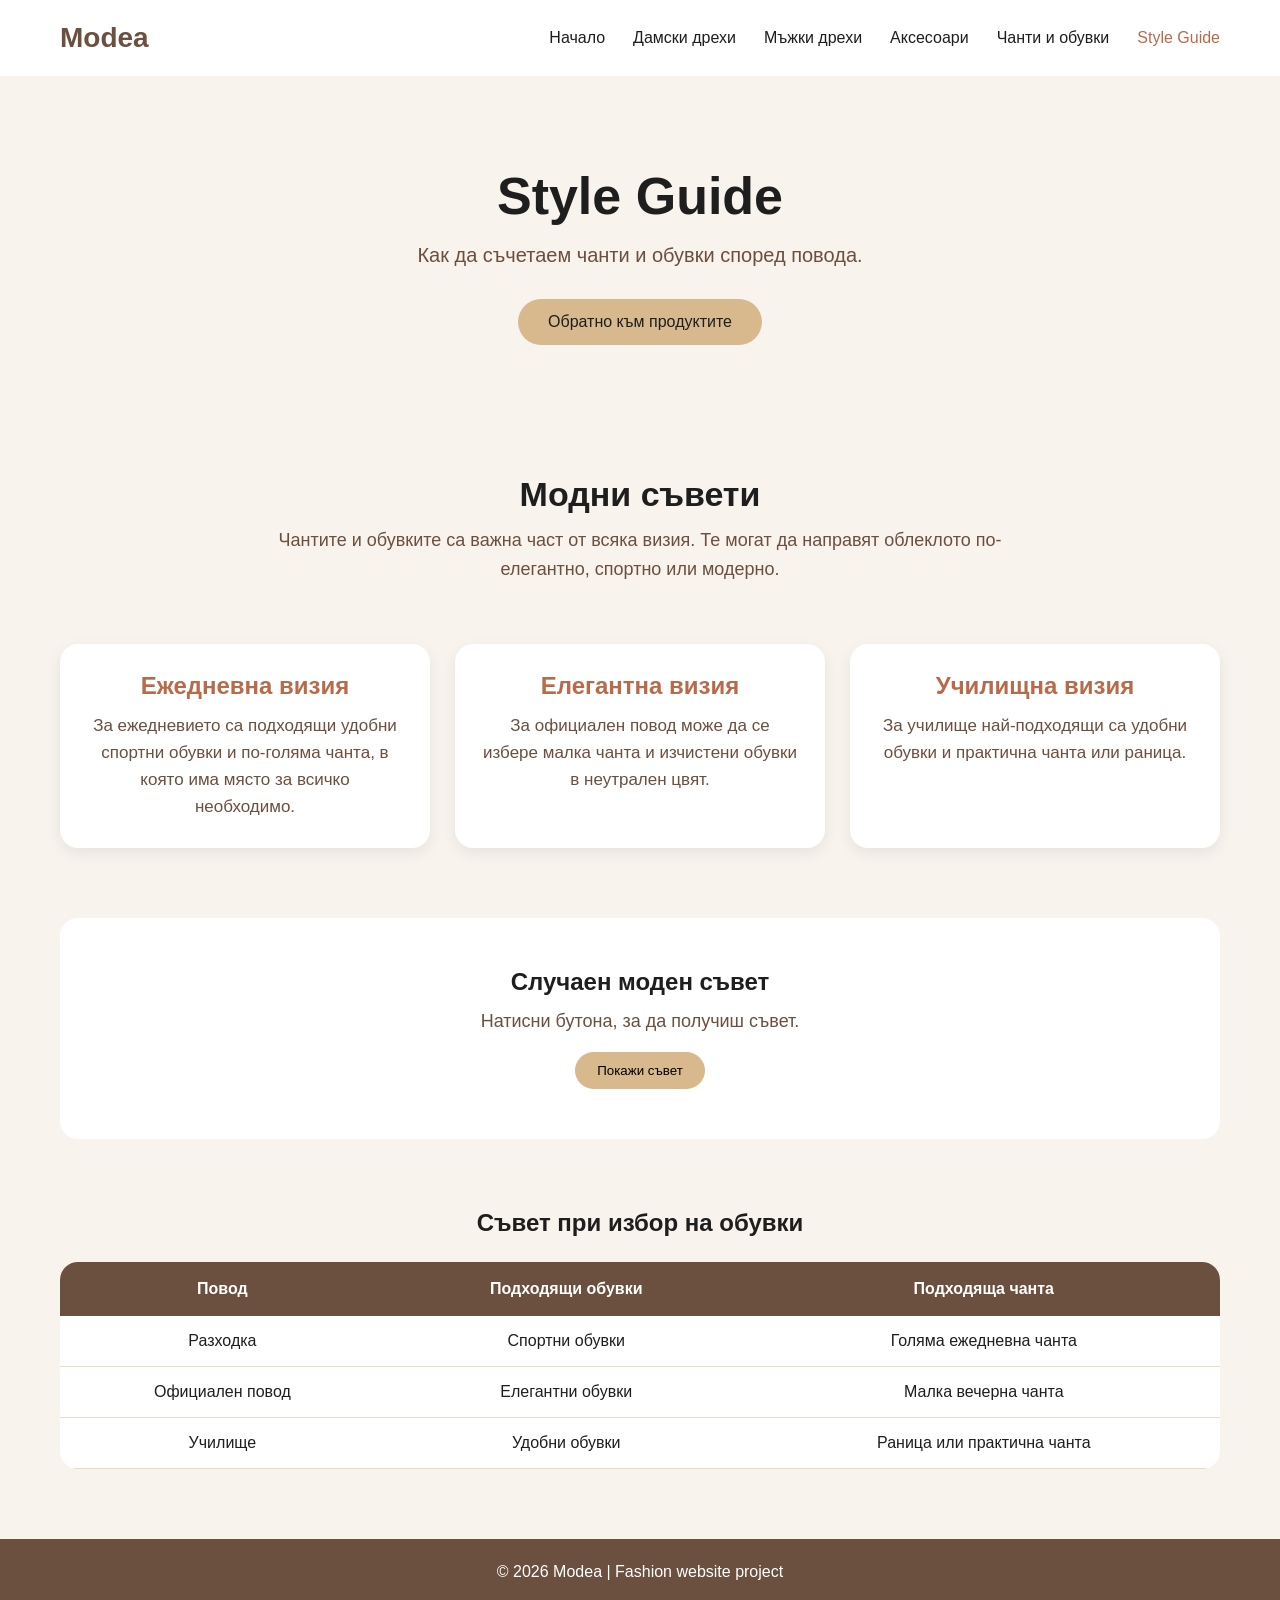
<file: soraya/8V-25-26-4thDimension/Soraya/bags-shoes-guide.html>
<!DOCTYPE html>
<html lang="bg">
<head>
  <meta charset="UTF-8">
  <meta name="viewport" content="width=device-width, initial-scale=1.0">
  <title>Style Guide | Чанти и обувки</title>

  <link rel="stylesheet" href="bags-shoes.css">
</head>
<body>

  <header>
    <nav class="navbar">
      <div class="logo">Modea</div>

      <ul class="nav-links">
        <li><a href="index.html">Начало</a></li>
        <li><a href="#">Дамски дрехи</a></li>
        <li><a href="#">Мъжки дрехи</a></li>
        <li><a href="#">Аксесоари</a></li>
        <li><a href="bags-shoes.html">Чанти и обувки</a></li>
        <li><a class="active" href="bags-shoes-guide.html">Style Guide</a></li>
      </ul>
    </nav>
  </header>

  <main>

    <section class="hero guide-hero">
      <h1>Style Guide</h1>
      <p>Как да съчетаем чанти и обувки според повода.</p>
      <a href="bags-shoes.html" class="hero-btn">Обратно към продуктите</a>
    </section>

    <section class="intro">
      <h2>Модни съвети</h2>
      <p>
        Чантите и обувките са важна част от всяка визия. Те могат да направят
        облеклото по-елегантно, спортно или модерно.
      </p>
    </section>

    <section class="style-cards">

      <div class="style-card">
        <h3>Ежедневна визия</h3>
        <p>
          За ежедневието са подходящи удобни спортни обувки и по-голяма чанта,
          в която има място за всичко необходимо.
        </p>
      </div>

      <div class="style-card">
        <h3>Елегантна визия</h3>
        <p>
          За официален повод може да се избере малка чанта и изчистени обувки
          в неутрален цвят.
        </p>
      </div>

      <div class="style-card">
        <h3>Училищна визия</h3>
        <p>
          За училище най-подходящи са удобни обувки и практична чанта или раница.
        </p>
      </div>

    </section>

    <section class="tip-section">
      <h2>Случаен моден съвет</h2>
      <p id="fashionTip">Натисни бутона, за да получиш съвет.</p>
      <button id="tipButton" class="favorite-btn">Покажи съвет</button>
    </section>

    <section class="size-guide">
      <h2>Съвет при избор на обувки</h2>

      <table>
        <tr>
          <th>Повод</th>
          <th>Подходящи обувки</th>
          <th>Подходяща чанта</th>
        </tr>
        <tr>
          <td>Разходка</td>
          <td>Спортни обувки</td>
          <td>Голяма ежедневна чанта</td>
        </tr>
        <tr>
          <td>Официален повод</td>
          <td>Елегантни обувки</td>
          <td>Малка вечерна чанта</td>
        </tr>
        <tr>
          <td>Училище</td>
          <td>Удобни обувки</td>
          <td>Раница или практична чанта</td>
        </tr>
      </table>
    </section>

  </main>

  <footer>
    <p>© 2026 Modea | Fashion website project</p>
  </footer>

  <script src="bags-shoes.js"></script>
</body>
</html>
</file>
<file: soraya/8V-25-26-4thDimension/Soraya/bags-shoes.css>
* {
  margin: 0;
  padding: 0;
  box-sizing: border-box;
}

body {
  background-color: #F8F3EC;
  color: #1E1E1E;
  font-family: Arial, sans-serif;
}

/* Navigation */

.navbar {
  background-color: #FFFFFF;
  padding: 22px 60px;
  display: flex;
  justify-content: space-between;
  align-items: center;
  box-shadow: 0 3px 12px rgba(0, 0, 0, 0.05);
}

.logo {
  font-size: 28px;
  font-weight: bold;
  color: #6B4F3F;
}

.nav-links {
  list-style: none;
  display: flex;
  gap: 28px;
}

.nav-links a {
  text-decoration: none;
  color: #1E1E1E;
  font-size: 16px;
  transition: 0.3s;
}

.nav-links a:hover,
.nav-links .active {
  color: #B86B4B;
}

/* Hero section */

.hero {
  text-align: center;
  padding: 90px 20px;
  background: linear-gradient(rgba(248, 243, 236, 0.85), rgba(248, 243, 236, 0.85));
}

.hero h1 {
  font-size: 52px;
  margin-bottom: 18px;
  color: #1E1E1E;
}

.hero p {
  font-size: 20px;
  margin-bottom: 32px;
  color: #6B4F3F;
}

.hero-btn {
  display: inline-block;
  background-color: #D8B98E;
  color: #1E1E1E;
  text-decoration: none;
  padding: 14px 30px;
  border-radius: 30px;
  transition: 0.3s;
}

.hero-btn:hover {
  background-color: #6B4F3F;
  color: #FFFFFF;
}

/* Intro */

.intro {
  text-align: center;
  padding: 40px 20px 20px;
  max-width: 800px;
  margin: auto;
}

.intro h2 {
  font-size: 34px;
  margin-bottom: 12px;
}

.intro p {
  font-size: 18px;
  line-height: 1.6;
  color: #6B4F3F;
}

/* Filters */

.filters {
  text-align: center;
  padding: 35px 20px;
}

.filter-btn {
  background-color: #FFFFFF;
  border: 2px solid #D8B98E;
  padding: 12px 24px;
  margin: 8px;
  border-radius: 25px;
  cursor: pointer;
  font-size: 16px;
  transition: 0.3s;
}

.filter-btn:hover,
.active-btn {
  background-color: #D8B98E;
}

/* Products */

.products {
  display: grid;
  grid-template-columns: repeat(3, 1fr);
  gap: 25px;
  padding: 20px 60px 70px;
}

.product-card {
  background-color: #FFFFFF;
  border-radius: 18px;
  padding: 20px;
  text-align: center;
  box-shadow: 0 5px 15px rgba(0, 0, 0, 0.07);
  transition: 0.3s;
}

.product-card:hover {
  transform: translateY(-6px);
}

.product-card img {
  width: 100%;
  height: 230px;
  object-fit: cover;
  border-radius: 14px;
  margin-bottom: 15px;
}

.product-card h3 {
  font-size: 21px;
  margin-bottom: 8px;
}

.product-card p {
  font-size: 18px;
  color: #B86B4B;
  font-weight: bold;
  margin-bottom: 15px;
}

.favorite-btn {
  background-color: #D8B98E;
  border: none;
  padding: 11px 22px;
  border-radius: 25px;
  cursor: pointer;
  transition: 0.3s;
}

.favorite-btn:hover {
  background-color: #6B4F3F;
  color: #FFFFFF;
}

/* Footer */

footer {
  background-color: #6B4F3F;
  color: #FFFFFF;
  text-align: center;
  padding: 24px;
}

/* Responsive */

@media (max-width: 900px) {
  .products {
    grid-template-columns: repeat(2, 1fr);
  }

  .navbar {
    flex-direction: column;
    gap: 18px;
  }
}

@media (max-width: 600px) {
  .products {
    grid-template-columns: 1fr;
    padding: 20px;
  }

  .nav-links {
    flex-direction: column;
    text-align: center;
    gap: 12px;
  }

  .hero h1 {
    font-size: 38px;
  }
}
/* Style Guide page */

.guide-hero {
  background-color: #F8F3EC;
}

.style-cards {
  display: grid;
  grid-template-columns: repeat(3, 1fr);
  gap: 25px;
  padding: 40px 60px;
}

.style-card {
  background-color: #FFFFFF;
  padding: 28px;
  border-radius: 18px;
  box-shadow: 0 5px 15px rgba(0, 0, 0, 0.07);
  text-align: center;
}

.style-card h3 {
  color: #B86B4B;
  margin-bottom: 12px;
  font-size: 24px;
}

.style-card p {
  color: #6B4F3F;
  line-height: 1.6;
  font-size: 17px;
}

.tip-section {
  text-align: center;
  padding: 50px 20px;
  background-color: #FFFFFF;
  margin: 30px 60px;
  border-radius: 18px;
}

.tip-section h2 {
  margin-bottom: 15px;
}

.tip-section p {
  margin-bottom: 20px;
  font-size: 18px;
  color: #6B4F3F;
}

.size-guide {
  padding: 40px 60px 70px;
  text-align: center;
}

.size-guide h2 {
  margin-bottom: 25px;
}

.size-guide table {
  width: 100%;
  border-collapse: collapse;
  background-color: #FFFFFF;
  border-radius: 18px;
  overflow: hidden;
}

.size-guide th {
  background-color: #6B4F3F;
  color: #FFFFFF;
  padding: 18px;
}

.size-guide td {
  padding: 16px;
  border-bottom: 1px solid #E8D8C7;
}

@media (max-width: 900px) {
  .style-cards {
    grid-template-columns: 1fr;
    padding: 20px;
  }

  .tip-section {
    margin: 20px;
  }

  .size-guide {
    padding: 20px;
  }
}
</file>
